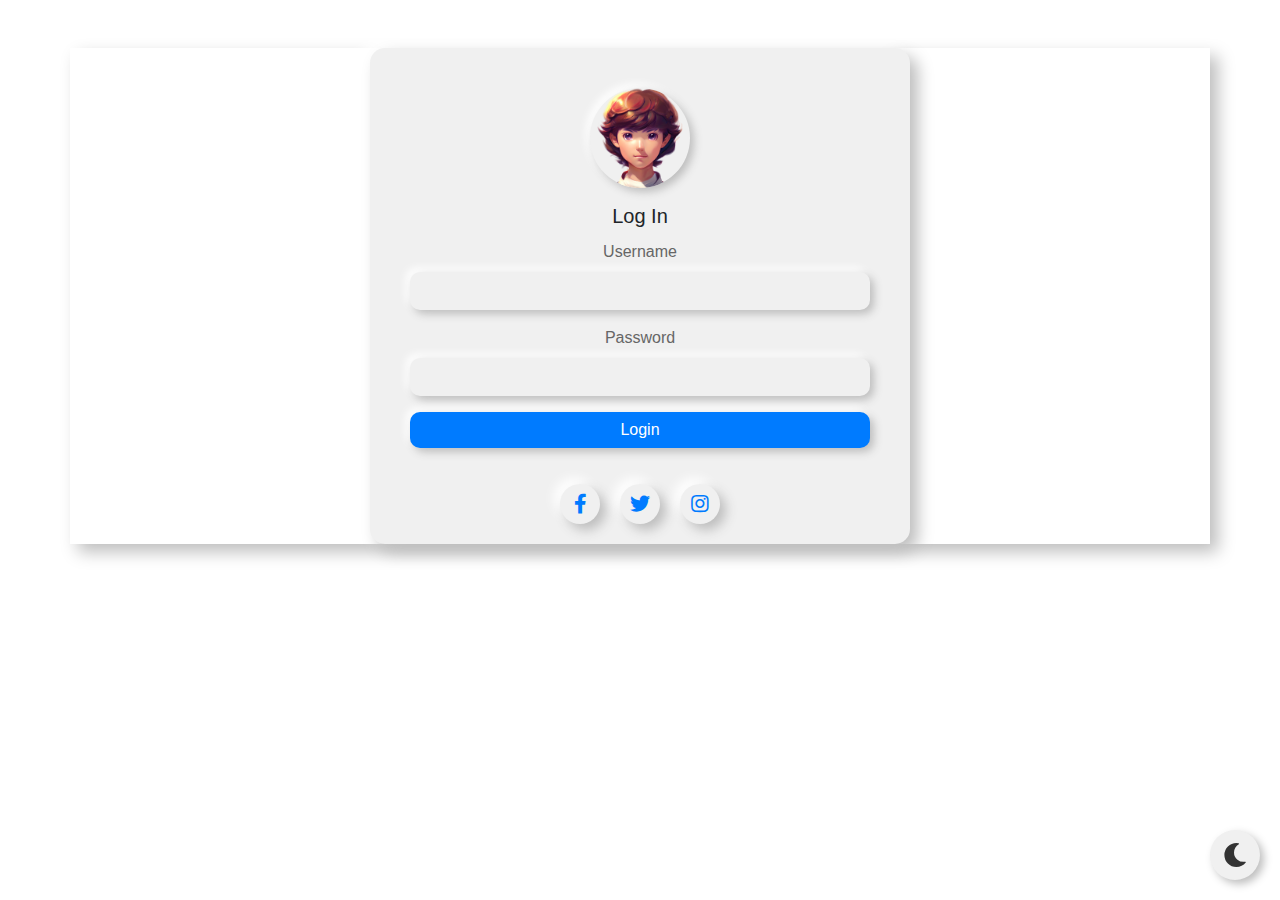
<file: index.html>
<!DOCTYPE html>
<html lang="en">
<head>
    <meta charset="UTF-8">
    <meta name="viewport" content="width=device-width, initial-scale=1.0">
    <title>Login</title>
    <link rel="stylesheet" href="https://stackpath.bootstrapcdn.com/bootstrap/4.5.2/css/bootstrap.min.css">
    <link rel="stylesheet" href="https://cdnjs.cloudflare.com/ajax/libs/font-awesome/5.15.4/css/all.min.css">
    <link rel="stylesheet" href="styles.css">
</head>
<body>
    <div class="container">
        <div class="row justify-content-center mt-5">
            <div class="col-md-6">
                <div class="neomorphic-card">
                    <div class="card-body text-center">
                        <img src="logo.png" alt="Logo" class="logo">
                        <h5 class="card-title mt-3">Log In</h5>
                        <form id="login-form" onsubmit="return checkCredentials()">
                            <div class="form-group neomorphic-input">
                                <label for="username">Username</label>
                                <input type="text" class="form-control" id="username" name="username" required>
                            </div>
                            <div class="form-group neomorphic-input">
                                <label for="password">Password</label>
                                <input type="password" class="form-control" id="password" name="password" required>
                            </div>
                            <button type="submit" class="btn btn-primary btn-block neomorphic-button">Login</button>
                            <div id="error-message" class="text-danger text-center mt-3" style="display: none;">Incorrect username or password. Please try again.</div>
                        </form>
                    </div>
                    <div class="social-icons mt-3">
                        <a href="#" class="neomorphic-icon"><i class="fab fa-facebook-f"></i></a>
                        <a href="#" class="neomorphic-icon"><i class="fab fa-twitter"></i></a>
                        <a href="#" class="neomorphic-icon"><i class="fab fa-instagram"></i></a>
                    </div>
                </div>
                

            </div>
        </div>
    </div>
    <button id="dark-mode-toggle" class="neomorphic-button dark-mode-toggle">
        <i class="fas fa-moon"></i> <!-- Dark mode icon -->
        <i class="far fa-sun"></i> <!-- Light mode icon -->
    </button>

    <script src="script.js"></script>
</body>
</html>
</file>
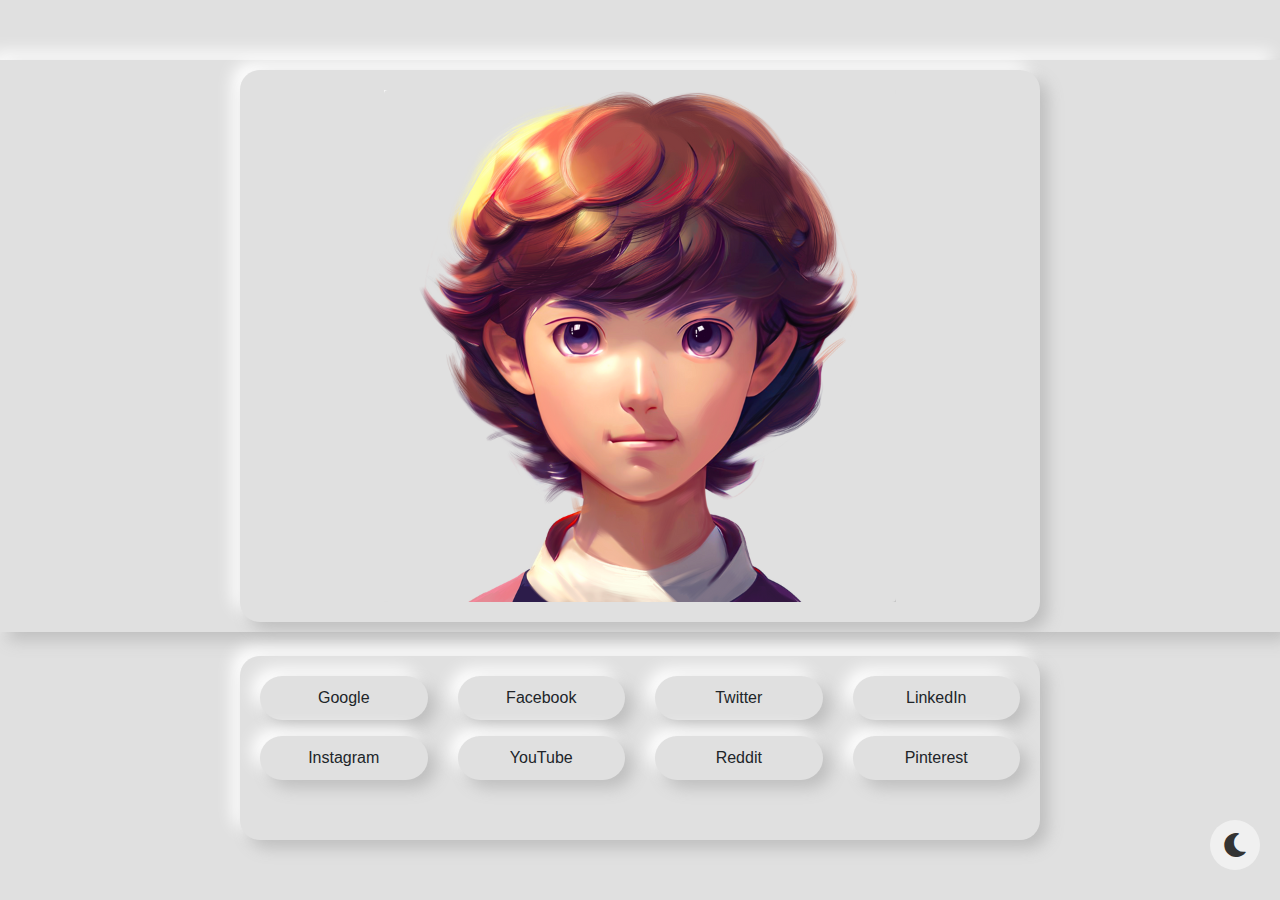
<file: dashboard.html>
<!DOCTYPE html>
<html lang="en">
<head>
    <meta charset="UTF-8">
    <meta name="viewport" content="width=device-width, initial-scale=1.0">
    <title>Dashboard</title>
    <link rel="stylesheet" href="https://stackpath.bootstrapcdn.com/bootstrap/4.5.2/css/bootstrap.min.css">
    <link rel="stylesheet" href="https://cdnjs.cloudflare.com/ajax/libs/font-awesome/5.15.3/css/all.min.css">
    <link rel="stylesheet" href="styles2.css">
</head>
<body>
    <header class="mb-4">
        <div class="container">
            <div id="headerSlider" class="carousel slide" data-ride="carousel">
                <div class="carousel-inner">
                    <div class="carousel-item active">
                        <a href="https://example.com/1">
                            <img src="image1.png" class="d-block w-100 rounded" alt="Slide 1">
                        </a>
                    </div>
                    <div class="carousel-item">
                        <a href="https://example.com/2">
                            <img src="image1.png" class="d-block w-100 rounded" alt="Slide 2">
                        </a>
                    </div>
                    <div class="carousel-item">
                        <a href="https://example.com/3">
                            <img src="image1.png" class="d-block w-100 rounded" alt="Slide 3">
                        </a>
                    </div>
                    <div class="carousel-item">
                        <a href="https://example.com/4">
                            <img src="image1.png" class="d-block w-100 rounded" alt="Slide 4">
                        </a>
                    </div>
                    <div class="carousel-item">
                        <a href="https://example.com/5">
                            <img src="image1.png" class="d-block w-100 rounded" alt="Slide 5">
                        </a>
                    </div>
                </div>
            </div>
            <!-- <div class="text-center mt-3">
                <img src="your-logo.png" alt="Logo" class="logo img-fluid">
            </div> -->
        </div>
    </header>
    <main class="container">
        <div class="row mb-4">
            <div class="col-6 col-md-3 mb-3">
                <button class="btn btn-block neomorphic-button" onclick="window.location.href='/page1.html'">Google</button>
            </div>
            <div class="col-6 col-md-3 mb-3">
                <button class="btn btn-block neomorphic-button" onclick="window.location.href='/404.html'">Facebook</button>
            </div>
            <div class="col-6 col-md-3 mb-3">
                <button class="btn btn-block neomorphic-button" onclick="window.location.href='/server.html'">Twitter</button>
            </div>
            <div class="col-6 col-md-3 mb-3">
                <button class="btn btn-block neomorphic-button" onclick="window.location.href='https://linkedin.com'">LinkedIn</button>
            </div>
            <div class="col-6 col-md-3 mb-3">
                <button class="btn btn-block neomorphic-button" onclick="window.location.href='https://instagram.com'">Instagram</button>
            </div>
            <div class="col-6 col-md-3 mb-3">
                <button class="btn btn-block neomorphic-button" onclick="window.location.href='https://youtube.com'">YouTube</button>
            </div>
            <div class="col-6 col-md-3 mb-3">
                <button class="btn btn-block neomorphic-button" onclick="window.location.href='https://reddit.com'">Reddit</button>
            </div>
            <div class="col-6 col-md-3 mb-3">
                <button class="btn btn-block neomorphic-button" onclick="window.location.href='https://pinterest.com'">Pinterest</button>
            </div>
        </div>
    </main>
    <div class="dark-mode-toggle" id="dark-mode-toggle">
        <i class="fas fa-moon"></i>
        <i class="fas fa-sun"></i>
    </div>
    <script src="https://code.jquery.com/jquery-3.5.1.slim.min.js"></script>
    <script src="https://cdn.jsdelivr.net/npm/@popperjs/core@2.5.4/dist/umd/popper.min.js"></script>
    <script src="https://stackpath.bootstrapcdn.com/bootstrap/4.5.2/js/bootstrap.min.js"></script>
    <script src="script.js"></script>
</body>
</html>
</file>
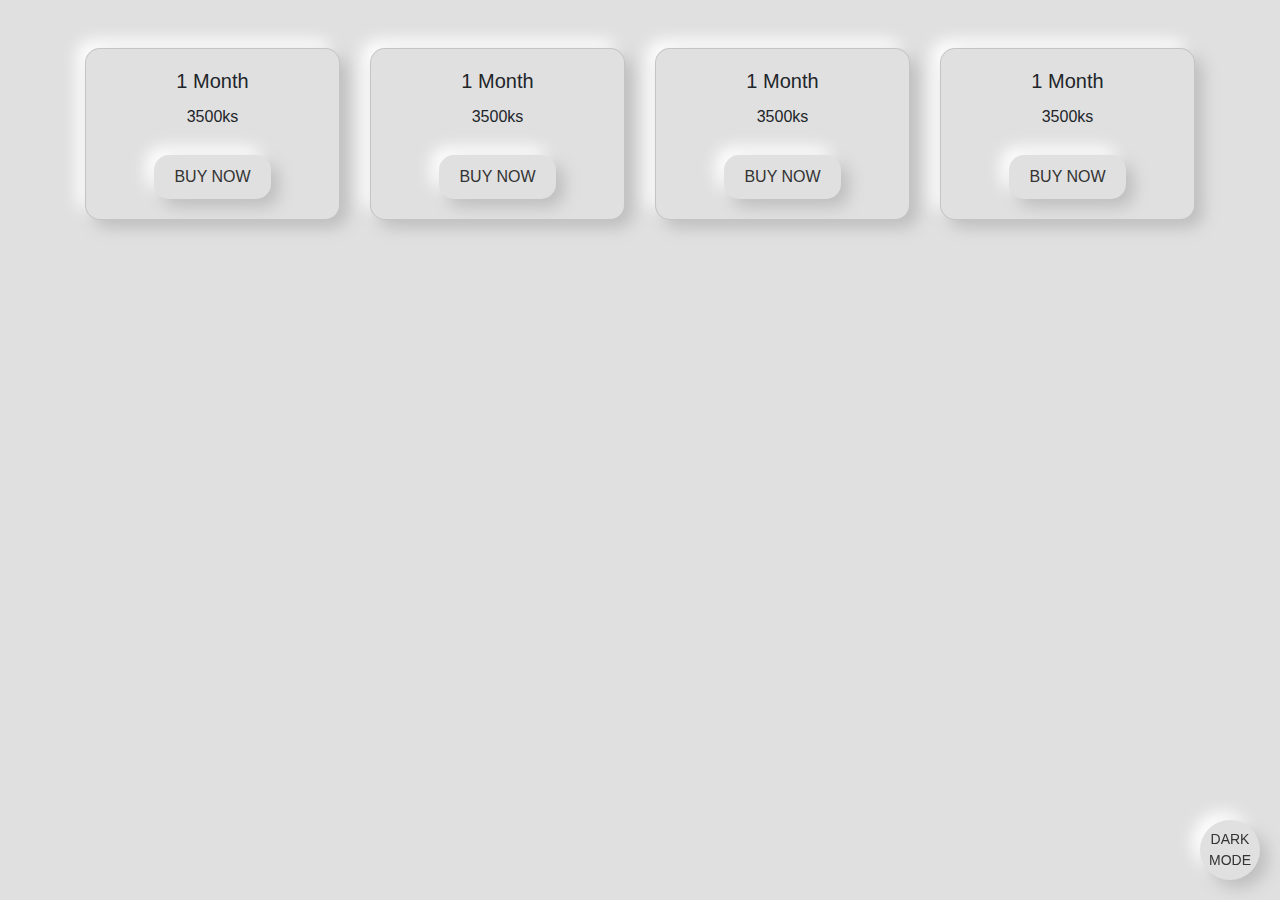
<file: page1.html>
<!DOCTYPE html>
<html lang="en">
<head>
    <meta charset="UTF-8">
    <meta name="viewport" content="width=device-width, initial-scale=1.0">
    <title>Price Cards</title>
    <link rel="stylesheet" href="https://stackpath.bootstrapcdn.com/bootstrap/4.5.2/css/bootstrap.min.css">
    <link rel="stylesheet" href="https://cdnjs.cloudflare.com/ajax/libs/font-awesome/5.15.3/css/all.min.css">
    <link rel="stylesheet" href="styles3.css">
</head>
<body>
    <div class="container my-5">
        <div class="row">
            <div class="col-12 col-sm-6 col-md-3 mb-4">
                <div class="card neomorphic-card">
                    <div class="card-body text-center">
                        <h5 class="card-title">1 Month</h5>
                        <p class="card-text">3500ks</p>
                        <button class="btn neomorphic-button">Buy Now</button>
                    </div>
                </div>
            </div>
            <div class="col-12 col-sm-6 col-md-3 mb-4">
                <div class="card neomorphic-card">
                    <div class="card-body text-center">
                        <h5 class="card-title">1 Month</h5>
                        <p class="card-text">3500ks</p>
                        <button class="btn neomorphic-button">Buy Now</button>
                    </div>
                </div>
            </div>
            <div class="col-12 col-sm-6 col-md-3 mb-4">
                <div class="card neomorphic-card">
                    <div class="card-body text-center">
                        <h5 class="card-title">1 Month</h5>
                        <p class="card-text">3500ks</p>
                        <button class="btn neomorphic-button">Buy Now</button>
                    </div>
                </div>
            </div>
            <div class="col-12 col-sm-6 col-md-3 mb-4">
                <div class="card neomorphic-card">
                    <div class="card-body text-center">
                        <h5 class="card-title">1 Month</h5>
                        <p class="card-text">3500ks</p>
                        <button class="btn neomorphic-button">Buy Now</button>
                    </div>
                </div>
            </div>
        </div>
    </div>

    <button class="btn toggle-darkmode neomorphic-button" id="darkmodeToggle">Dark Mode</button>

    <script src="https://code.jquery.com/jquery-3.5.1.slim.min.js"></script>
    <script src="https://cdn.jsdelivr.net/npm/@popperjs/core@2.5.4/dist/umd/popper.min.js"></script>
    <script src="https://stackpath.bootstrapcdn.com/bootstrap/4.5.2/js/bootstrap.min.js"></script>
    <script>
        const toggle = document.getElementById('darkmodeToggle');
        toggle.addEventListener('click', () => {
            document.body.classList.toggle('darkmode');
            if (document.body.classList.contains('darkmode')) {
                toggle.innerText = 'Light Mode';
            } else {
                toggle.innerText = 'Dark Mode';
            }
        });
    </script>
</body>
</html>
</file>
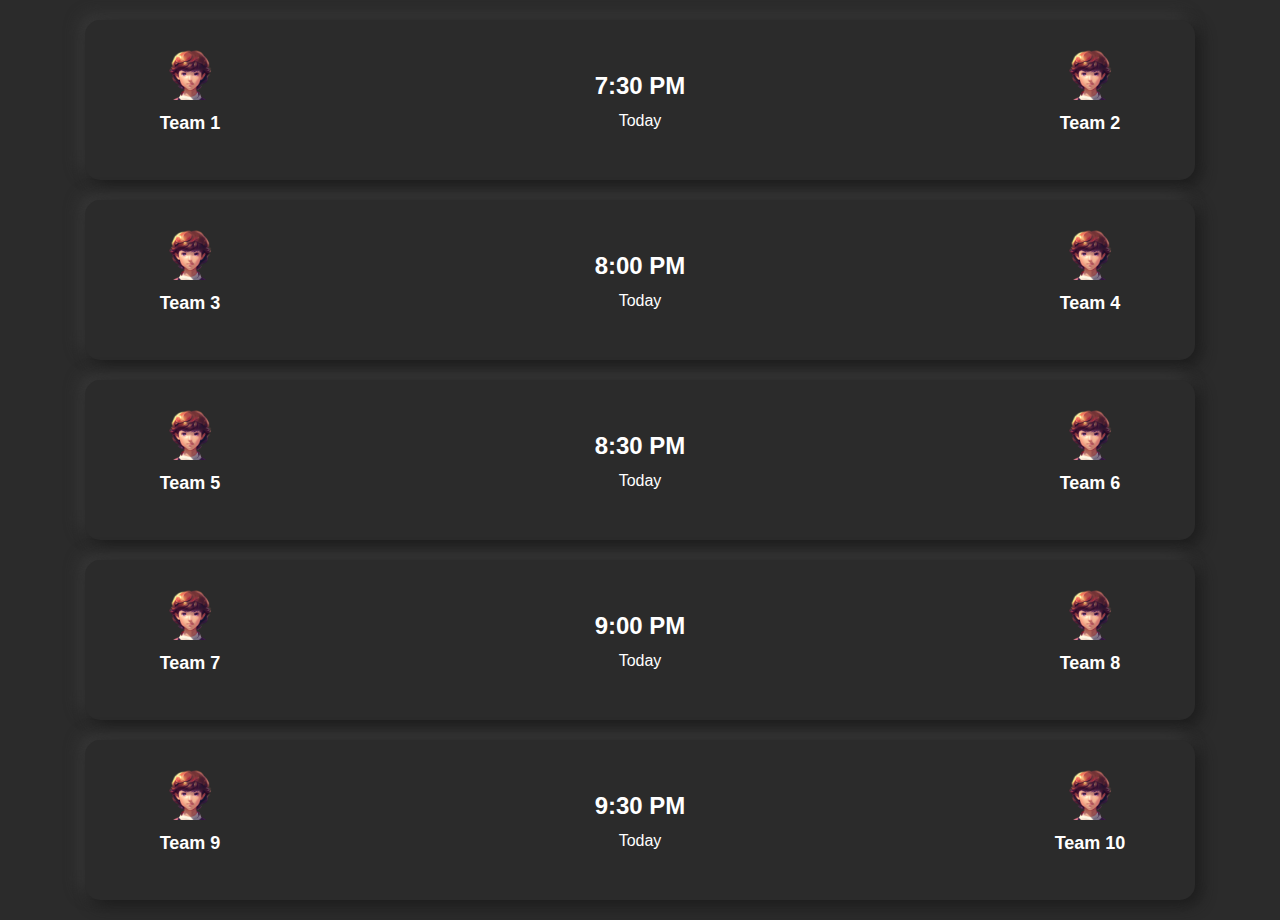
<file: page2.html>
<!DOCTYPE html>
<html lang="en">
<head>
    <meta charset="UTF-8">
    <meta name="viewport" content="width=device-width, initial-scale=1.0">
    <title>Match Results</title>
    <link rel="stylesheet" href="https://cdnjs.cloudflare.com/ajax/libs/twitter-bootstrap/4.6.0/css/bootstrap.min.css">
    <style>
        body {
            background-color: #2b2b2b;
            font-family: Arial, sans-serif;
            color: #ffffff;
        }
        .match-container {
            background-color: #2b2b2b;
            border-radius: 15px;
            box-shadow: 5px 5px 15px #1b1b1b, -5px -5px 15px #3b3b3b;
            padding: 20px;
            margin: 20px 0;
            display: flex;
            justify-content: space-around;
            align-items: center;
            text-align: center;
            flex-wrap: wrap;
            text-decoration: none;
            color: inherit;
        }
        .match-container:hover {
            background-color: #3b3b3b;
        }
        .team {
            display: flex;
            flex-direction: column;
            align-items: center;
            flex: 1;
            margin: 10px;
            min-width: 100px;
            max-width: 150px;
            height: 100px;
            overflow: hidden;
        }
        .team img {
            width: 50px;
            height: 50px;
            margin-bottom: 10px;
        }
        .team-name {
            font-size: 18px;
            font-weight: bold;
            text-align: center;
        }
        .match-info {
            display: flex;
            flex-direction: column;
            align-items: center;
            flex: 1;
            margin: 10px;
        }
        .match-time {
            font-size: 24px;
            font-weight: bold;
        }
        .match-date {
            margin-top: 5px;
        }
        @media (max-width: 576px) {
            .match-container {
                flex-direction: row;
                flex-wrap: nowrap;
                justify-content: space-between;
            }
            .team img {
                width: 40px;
                height: 40px;
            }
            .team-name {
                font-size: 16px;
            }
            .match-time {
                font-size: 20px;
            }
        }
    </style>
</head>
<body>
    <div class="container">
        <a href="https://link1.com" class="match-container">
            <div class="team">
                <img src="image1.png" alt="Team 1">
                <div class="team-name">Team 1</div>
            </div>
            <div class="match-info">
                <div class="match-time">7:30 PM</div>
                <div class="match-date">Today</div>
            </div>
            <div class="team">
                <img src="image1.png" alt="Team 2">
                <div class="team-name">Team 2</div>
            </div>
        </a>
        <a href="https://link2.com" class="match-container">
            <div class="team">
                <img src="image1.png" alt="Team 3">
                <div class="team-name">Team 3</div>
            </div>
            <div class="match-info">
                <div class="match-time">8:00 PM</div>
                <div class="match-date">Today</div>
            </div>
            <div class="team">
                <img src="image1.png" alt="Team 4">
                <div class="team-name">Team 4</div>
            </div>
        </a>
        <a href="https://link3.com" class="match-container">
            <div class="team">
                <img src="image1.png" alt="Team 5">
                <div class="team-name">Team 5</div>
            </div>
            <div class="match-info">
                <div class="match-time">8:30 PM</div>
                <div class="match-date">Today</div>
            </div>
            <div class="team">
                <img src="image1.png" alt="Team 6">
                <div class="team-name">Team 6</div>
            </div>
        </a>
        <a href="https://link4.com" class="match-container">
            <div class="team">
                <img src="image1.png" alt="Team 7">
                <div class="team-name">Team 7</div>
            </div>
            <div class="match-info">
                <div class="match-time">9:00 PM</div>
                <div class="match-date">Today</div>
            </div>
            <div class="team">
                <img src="image1.png" alt="Team 8">
                <div class="team-name">Team 8</div>
            </div>
        </a>
        <a href="https://link5.com" class="match-container">
            <div class="team">
                <img src="image1.png" alt="Team 9">
                <div class="team-name">Team 9</div>
            </div>
            <div class="match-info">
                <div class="match-time">9:30 PM</div>
                <div class="match-date">Today</div>
            </div>
            <div class="team">
                <img src="image1.png" alt="Team 10">
                <div class="team-name">Team 10</div>
            </div>
        </a>
    </div>
    <script src="https://code.jquery.com/jquery-3.6.0.min.js"></script>
    <script src="https://cdnjs.cloudflare.com/ajax/libs/popper.js/1.16.1/umd/popper.min.js"></script>
    <script src="https://stackpath.bootstrapcdn.com/bootstrap/4.6.0/js/bootstrap.min.js"></script>
</body>
</html>
</file>
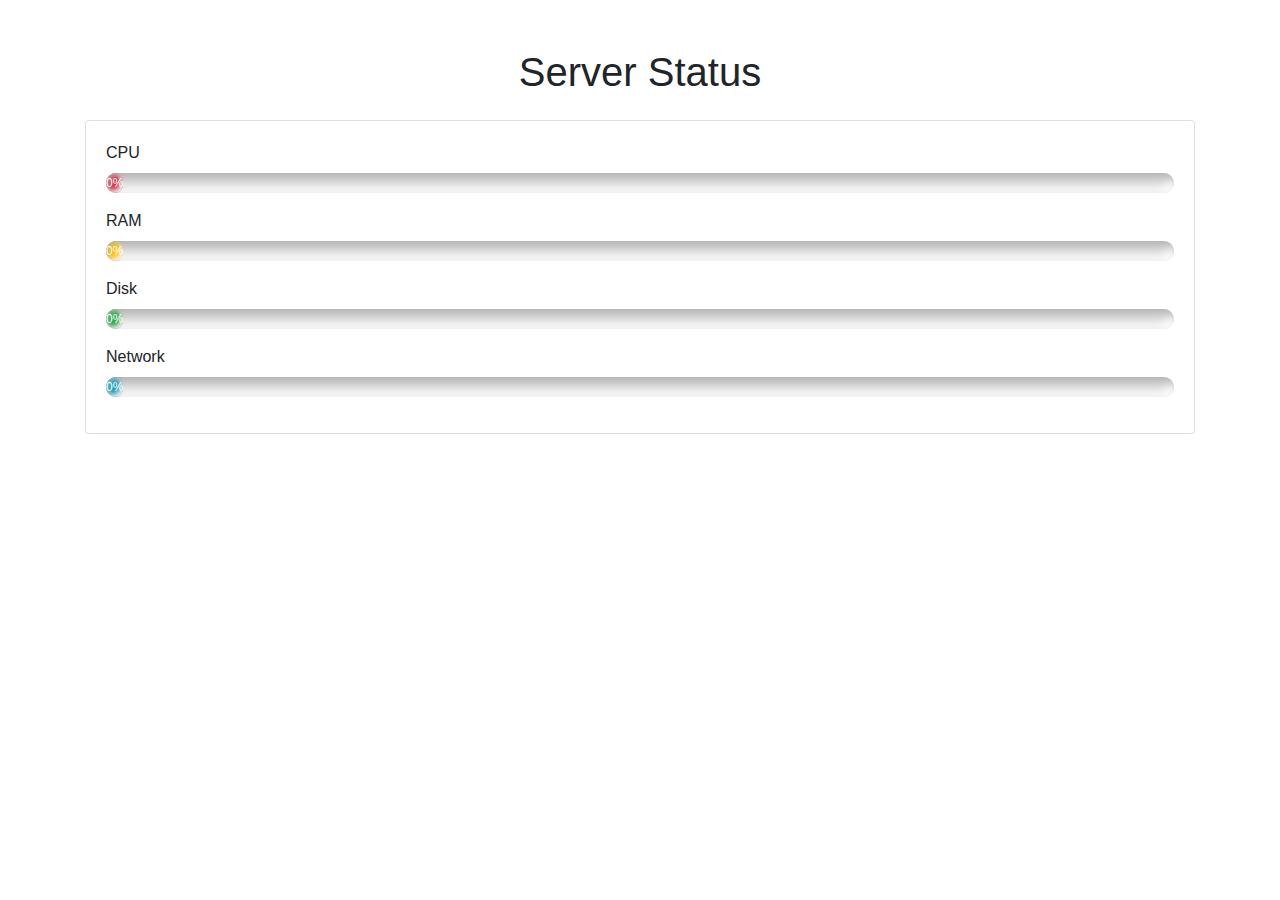
<file: server.html>
<!DOCTYPE html>
<html lang="en">
<head>
    <meta charset="UTF-8">
    <meta name="viewport" content="width=device-width, initial-scale=1.0">
    <title>Server Status</title>
    <link rel="stylesheet" href="https://stackpath.bootstrapcdn.com/bootstrap/4.5.2/css/bootstrap.min.css">
    <style>
        /* Custom styles for the progress bars */
        .neomorphic-progress {
            height: 20px;
            background-color: #e0e0e0;
            border-radius: 10px;
            overflow: hidden;
            box-shadow: inset 5px 5px 10px #b0b0b0,
                        inset -5px -5px 10px #ffffff;
        }
        .neomorphic-progress .progress-bar {
            border-radius: 10px;
            box-shadow: inset 2px 2px 5px #b0b0b0,
                        inset -2px -2px 5px #ffffff;
        }
    </style>
</head>
<body>
    <div class="container mt-5">
        <h1 class="text-center mb-4">Server Status</h1>
        <div class="card neomorphic-card">
            <div class="card-body">
                <div class="mb-3">
                    <label>CPU</label>
                    <div class="progress neomorphic-progress">
                        <div class="progress-bar bg-danger" role="progressbar" id="cpuBar" aria-valuenow="0" aria-valuemin="0" aria-valuemax="100">0%</div>
                    </div>
                </div>
                <div class="mb-3">
                    <label>RAM</label>
                    <div class="progress neomorphic-progress">
                        <div class="progress-bar bg-warning" role="progressbar" id="ramBar" aria-valuenow="0" aria-valuemin="0" aria-valuemax="100">0%</div>
                    </div>
                </div>
                <div class="mb-3">
                    <label>Disk</label>
                    <div class="progress neomorphic-progress">
                        <div class="progress-bar bg-success" role="progressbar" id="diskBar" aria-valuenow="0" aria-valuemin="0" aria-valuemax="100">0%</div>
                    </div>
                </div>
                <div class="mb-3">
                    <label>Network</label>
                    <div class="progress neomorphic-progress">
                        <div class="progress-bar bg-info" role="progressbar" id="networkBar" aria-valuenow="0" aria-valuemin="0" aria-valuemax="100">0%</div>
                    </div>
                </div>
            </div>
        </div>
    </div>

    <script src="https://code.jquery.com/jquery-3.5.1.min.js"></script>
    <script src="https://stackpath.bootstrapcdn.com/bootstrap/4.5.2/js/bootstrap.min.js"></script>
    <script>
        // Function to update progress bar with animation
        function updateProgressBar($element, value) {
            $element.animate({ width: value + '%' }, 1000);
            $element.text(value + '%');
        }

        // Function to generate random values for progress bars
        function updateProgressBars() {
            const cpuUsage = Math.floor(Math.random() * 101);
            const ramUsage = Math.floor(Math.random() * 101);
            const diskUsage = Math.floor(Math.random() * 101);
            const networkUsage = Math.floor(Math.random() * 101);

            updateProgressBar($('#cpuBar'), cpuUsage);
            updateProgressBar($('#ramBar'), ramUsage);
            updateProgressBar($('#diskBar'), diskUsage);
            updateProgressBar($('#networkBar'), networkUsage);
        }

        // Update progress bars every 5 seconds
        setInterval(updateProgressBars, 5000);
    </script>
</body>
</html>
</file>
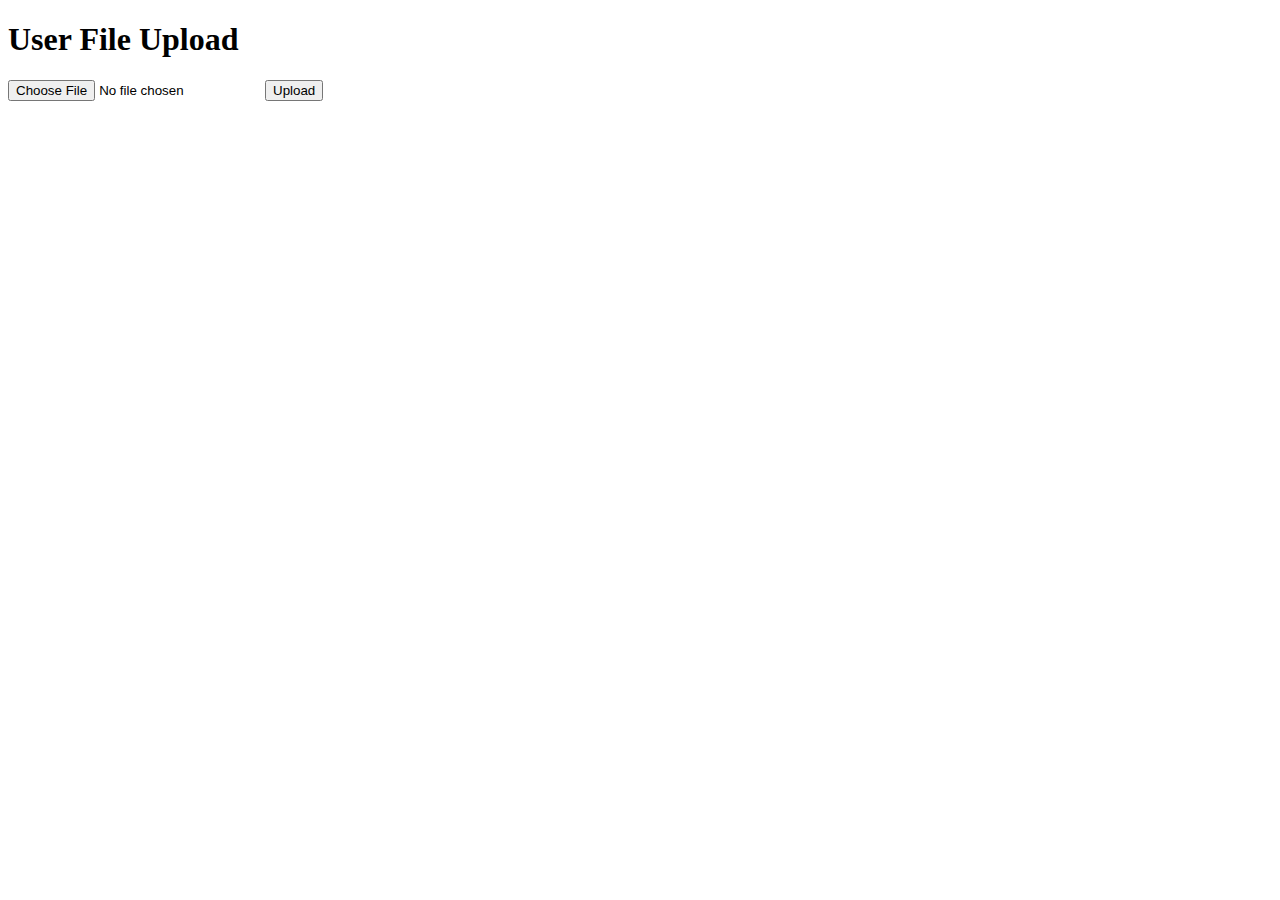
<file: upload.html>
<!DOCTYPE html>
<html lang="en">
<head>
    <meta charset="UTF-8">
    <meta name="viewport" content="width=device-width, initial-scale=1.0">
    <title>User File Upload</title>
</head>
<body>
    <h1>User File Upload</h1>
    <form id="uploadForm" enctype="multipart/form-data">
        <input type="file" name="file" id="fileInput">
        <button type="submit">Upload</button>
    </form>

    <script>
        document.getElementById('uploadForm').addEventListener('submit', function(event) {
            event.preventDefault();
            
            var fileInput = document.getElementById('fileInput');
            var file = fileInput.files[0];
            
            if (file) {
                var formData = new FormData();
                formData.append('file', file);
    
                var xhr = new XMLHttpRequest();
                xhr.open('POST', 'upload.php');
                xhr.setRequestHeader('X-Requested-With', 'XMLHttpRequest');
    
                xhr.onload = function() {
                    if (xhr.status === 200) {
                        try {
                            var response = JSON.parse(xhr.responseText);
                            if (response.success) {
                                console.log('File uploaded successfully!');
                                alert('File uploaded successfully!');
                            } else {
                                console.error('File upload failed: ' + response.message);
                                alert('File upload failed: ' + response.message);
                            }
                        } catch (error) {
                            console.error('Error parsing JSON response: ' + error);
                            alert('Error parsing JSON response: ' + error);
                        }
                    } else {
                        console.error('Server error: ' + xhr.status);
                        alert('Server error: ' + xhr.status);
                    }
                };
    
                xhr.onerror = function() {
                    console.error('Network error occurred');
                    alert('Network error occurred');
                };
    
                xhr.send(formData);
            }
        });
    </script>
    
</body>
</html>
</file>
<file: styles.css>
/* Add your custom styles here */

.header {
    background-color: #ffffff;
    padding: 10px 0;
}

.logo {
    max-width: 100px;
    border-radius: 50%;
    display: block;
    margin: 0 auto;
    box-shadow: 4px 4px 8px #bebebe, -4px -4px 8px #ffffff;
    transition: box-shadow 0.3s ease;
}

.logo:hover {
    box-shadow: 6px 6px 12px #bebebe, -6px -6px 12px #ffffff;
}

.neomorphic-card {
    background-color: #f0f0f0;
    border-radius: 15px;
    box-shadow: 8px 8px 16px #bebebe, -8px -8px 16px #ffffff;
    padding: 20px;
    transition: box-shadow 0.3s ease;
}

.neomorphic-card:hover {
    box-shadow: 12px 12px 24px #bebebe, -12px -12px 24px #ffffff;
}

.neomorphic-input label {
    color: #666;
}

.neomorphic-input input {
    border: none;
    border-radius: 10px;
    background-color: #f0f0f0;
    box-shadow: 4px 4px 8px #bebebe, -4px -4px 8px #ffffff;
    transition: box-shadow 0.3s ease;
}

.neomorphic-input input:focus {
    outline: none;
    box-shadow: inset 4px 4px 8px #bebebe, inset -4px -4px 8px #ffffff;
}

.neomorphic-button {
    border: none;
    border-radius: 10px;
    background-color: #007bff;
    color: #fff;
    box-shadow: 4px 4px 8px #bebebe, -4px -4px 8px #ffffff;
    transition: box-shadow 0.3s ease, background-color 0.3s ease;
}

.neomorphic-button:hover {
    background-color: #0056b3;
    box-shadow: 6px 6px 12px #bebebe, -6px -6px 12px #ffffff;
}
.social-icons {
    display: flex;
    justify-content: center;
    margin-top: 20px;
}

.neomorphic-icon {
    display: inline-flex; /* Use inline-flex to allow setting fixed width and height */
    justify-content: center; /* Center the icon horizontally */
    align-items: center; /* Center the icon vertically */
    width: 40px; /* Set a fixed width for the icon */
    height: 40px; /* Set a fixed height for the icon */
    border-radius: 50%;
    margin: 0 10px;
    background-color: #f0f0f0;
    box-shadow: 6px 6px 12px #bebebe, -6px -6px 12px #ffffff;
    transition: box-shadow 0.3s ease;
}

.neomorphic-icon:hover {
    box-shadow: 8px 8px 16px #bebebe, -8px -8px 16px #ffffff;
}
.dark-mode {
    background-color: #333;
    color: #fff;
}

.dark-mode .neomorphic-button {
    background-color: #555;
    color: #fff;
}
.dark-mode-toggle {
    position: fixed;
    bottom: 20px;
    right: 20px;
    width: 50px;
    height: 50px;
    border-radius: 50%;
    background-color: #f0f0f0;
    transition: background-color 0.3s ease;
    display: flex;
    justify-content: center;
    align-items: center;
}

.dark-mode-toggle:hover {
    background-color: #ddd;
}

.dark-mode-toggle i {
    font-size: 24px;
}

.neomorphic-card {
    background-color: #f0f0f0;
    border-radius: 15px;
    transition: background-color 0.3s ease;
}

.neomorphic-input input,
.neomorphic-button {
    box-shadow: 4px 4px 8px #bebebe, -4px -4px 8px #ffffff;
    transition: box-shadow 0.3s ease;
}

/* Additional styles for dark mode */
.dark-mode .neomorphic-card {
    background-color: #333;
}

.dark-mode .neomorphic-input input,
.dark-mode .neomorphic-button {
    box-shadow: none; /* Remove box shadow */
}
.social-icons {
    display: flex;
    justify-content: center;
    margin-top: 20px;
}

.neomorphic-icon {
    display: inline-flex;
    justify-content: center;
    align-items: center;
    width: 40px;
    height: 40px;
    border-radius: 50%;
    margin: 0 10px;
    background-color: #f0f0f0;
    transition: background-color 0.3s ease;
}

.neomorphic-icon:hover {
    background-color: #ddd;
}

.neomorphic-icon i {
    font-size: 20px;
}

.neomorphic-card {
    background-color: #f0f0f0;
    border-radius: 15px;
    transition: background-color 0.3s ease;
}

.neomorphic-input input,
.neomorphic-button {
    box-shadow: 4px 4px 8px #bebebe, -4px -4px 8px #ffffff;
    transition: box-shadow 0.3s ease;
}

/* Additional styles for dark mode */
.dark-mode .neomorphic-card {
    background-color: #333;
}

.dark-mode .neomorphic-input input,
.dark-mode .neomorphic-button {
    box-shadow: none; /* Remove box shadow */
}
.container {
    box-shadow: 8px 8px 16px #bebebe, -8px -8px 16px #ffffff;
    transition: box-shadow 0.3s ease;
}

/* Additional styles for dark mode */
.dark-mode .container {
    box-shadow: none; /* Remove box shadow */
}
.neomorphic-card {
    background-color: #f0f0f0;
    border-radius: 15px;
    box-shadow: 8px 8px 16px #bebebe, -8px -8px 16px #ffffff;
    transition: background-color 0.3s ease, box-shadow 0.3s ease;
}

/* Additional styles for dark mode */
.dark-mode .neomorphic-card {
    box-shadow: none; /* Remove box shadow */
}
/* Add your custom styles here */

.social-icons {
    display: flex;
    justify-content: center;
    margin-top: 20px;
}

.neomorphic-icon {
    display: inline-flex;
    justify-content: center;
    align-items: center;
    width: 40px;
    height: 40px;
    border-radius: 50%;
    margin: 0 10px;
    background-color: #f0f0f0;
    box-shadow: 6px 6px 12px #bebebe, -6px -6px 12px #ffffff;
    transition: background-color 0.3s ease, box-shadow 0.3s ease;
}

.neomorphic-icon:hover {
    background-color: #ddd;
}

.neomorphic-icon i {
    font-size: 20px;
}

/* Additional styles for dark mode */
.dark-mode .neomorphic-icon {
    box-shadow: none; /* Remove box shadow */
}
body {
    transition: background-color 0.3s ease; /* Add transition for smooth color change */
}

.dark-mode-toggle {
    position: fixed;
    bottom: 20px;
    right: 20px;
    width: 50px;
    height: 50px;
    border-radius: 50%;
    background-color: #f0f0f0;
    color: #333; /* Default color for light mode */
    transition: background-color 0.3s ease, color 0.3s ease; /* Add color transition */
    display: flex;
    justify-content: center;
    align-items: center;
}

.dark-mode-toggle:hover {
    background-color: #ddd;
}

.dark-mode-toggle i {
    font-size: 24px;
    display: none; /* Initially hide both icons */
}

.dark-mode-toggle .fa-moon {
    display: block; /* Show dark mode icon */
}

/* Additional styles for dark mode */
.dark-mode .dark-mode-toggle {
    color: #fff; /* Color for dark mode */
}

.dark-mode .dark-mode-toggle .fa-moon {
    display: none; /* Hide dark mode icon when dark mode is enabled */
}

.dark-mode .dark-mode-toggle .fa-sun {
    display: block; /* Show light mode icon when dark mode is enabled */
}
</file>
<file: styles2.css>
body {
    margin: 0;
    font-family: Arial, sans-serif;
    background-color: #e0e0e0;
    display: flex;
    flex-direction: column;
    align-items: center;
    justify-content: center;
    height: 100vh;
    transition: background-color 0.3s ease;
}

header {
    width: 100%;
    display: flex;
    flex-direction: column;
    align-items: center;
    background-color: #e0e0e0;
    padding: 10px 0;
    box-shadow: 8px 8px 16px #bebebe, -8px -8px 16px #ffffff;
}

.carousel-inner .carousel-item img {
    border-radius: 15px;
    box-shadow: 8px 8px 16px #bebebe, -8px -8px 16px #ffffff;
}

.logo {
    width: 100px;
    height: 100px;
    border-radius: 50%;
    box-shadow: 8px 8px 16px #bebebe, -8px -8px 16px #ffffff;
}

.container {
    display: flex;
    flex-direction: column;
    align-items: center;
    padding: 20px;
    width: 100%;
    max-width: 800px;
    box-shadow: 8px 8px 16px #bebebe, -8px -8px 16px #ffffff;
    background-color: #e0e0e0;
    border-radius: 20px;
}

.neomorphic-button {
    border: none;
    border-radius: 25px;
    background-color: #e0e0e0;
    box-shadow: 8px 8px 16px #bebebe, -8px -8px 16px #ffffff;
    font-size: 16px;
    transition: box-shadow 0.3s ease, background-color 0.3s ease;
    padding: 10px 20px;
}

.neomorphic-button:hover {
    box-shadow: 4px 4px 8px #bebebe, -4px -4px 8px #ffffff;
}

.neomorphic-button:active {
    box-shadow: inset 4px 4px 8px #bebebe, inset -4px -4px 8px #ffffff;
}

.dark-mode {
    background-color: #333;
}

.dark-mode header {
    background-color: #333;
    box-shadow: none;
}

.dark-mode .carousel-inner .carousel-item img {
    box-shadow: none;
}

.dark-mode .logo {
    background-color: #333;
    box-shadow: none;
}

.dark-mode .container {
    background-color: #333;
    box-shadow: none;
}

.dark-mode .neomorphic-button {
    background-color: #333;
    box-shadow: none;
    color: #fff;
}

.dark-mode .neomorphic-button:hover {
    box-shadow: none;
}

.dark-mode .neomorphic-button:active {
    box-shadow: inset 4px 4px 8px #000000, inset -4px -4px 8px #444444;
}

.dark-mode-toggle {
    position: fixed;
    bottom: 30px;
    right: 20px;
    width: 50px;
    height: 50px;
    border-radius: 50%;
    background-color: #f0f0f0;
    color: #333;
    transition: background-color 0.3s ease, color 0.3s ease;
    display: flex;
    justify-content: center;
    align-items: center;
}

.dark-mode-toggle:hover {
    background-color: #ddd;
}

.dark-mode-toggle i {
    font-size: 24px;
    display: none;
}

.dark-mode-toggle .fa-moon {
    display: block;
}

.dark-mode .dark-mode-toggle {
    color: #fff;
}

.dark-mode .dark-mode-toggle .fa-moon {
    display: none;
}

.dark-mode .dark-mode-toggle .fa-sun {
    display: block;
}
</file>
<file: styles3.css>
body {
    background-color: #e0e0e0;
    font-family: Arial, sans-serif;
    transition: background-color 0.3s ease;
}

.neomorphic-card {
    background: #e0e0e0;
    border-radius: 15px;
    box-shadow: 8px 8px 16px #bebebe, -8px -8px 16px #ffffff;
    transition: box-shadow 0.3s ease, background-color 0.3s ease;
}

.neomorphic-card:hover {
    box-shadow: 4px 4px 8px #bebebe, -4px -4px 8px #ffffff;
}

.neomorphic-button {
    background: #e0e0e0;
    border: none;
    border-radius: 15px;
    box-shadow: 8px 8px 16px #bebebe, -8px -8px 16px #ffffff;
    transition: box-shadow 0.3s ease, background-color 0.3s ease;
    color: #333;
    text-transform: uppercase;
    padding: 10px 20px;
    margin-top: 10px;
}

.neomorphic-button:hover {
    box-shadow: 4px 4px 8px #bebebe, -4px -4px 8px #ffffff;
    color: #555;
}

.toggle-darkmode {
    position: fixed;
    bottom: 20px;
    right: 20px;
    border-radius: 50%;
    width: 60px;
    height: 60px;
    display: flex;
    align-items: center;
    justify-content: center;
    font-size: 14px;
}

/* Dark Mode Styles */
body.darkmode {
    background-color: #333;
}

body.darkmode .neomorphic-card {
    background: #333;
    box-shadow: none;
    color: #fff;
}

body.darkmode .neomorphic-button {
    background: #444;
    box-shadow: none;
    color: #fff;
}

body.darkmode .neomorphic-button:hover {
    color: #ddd;
}
</file>
